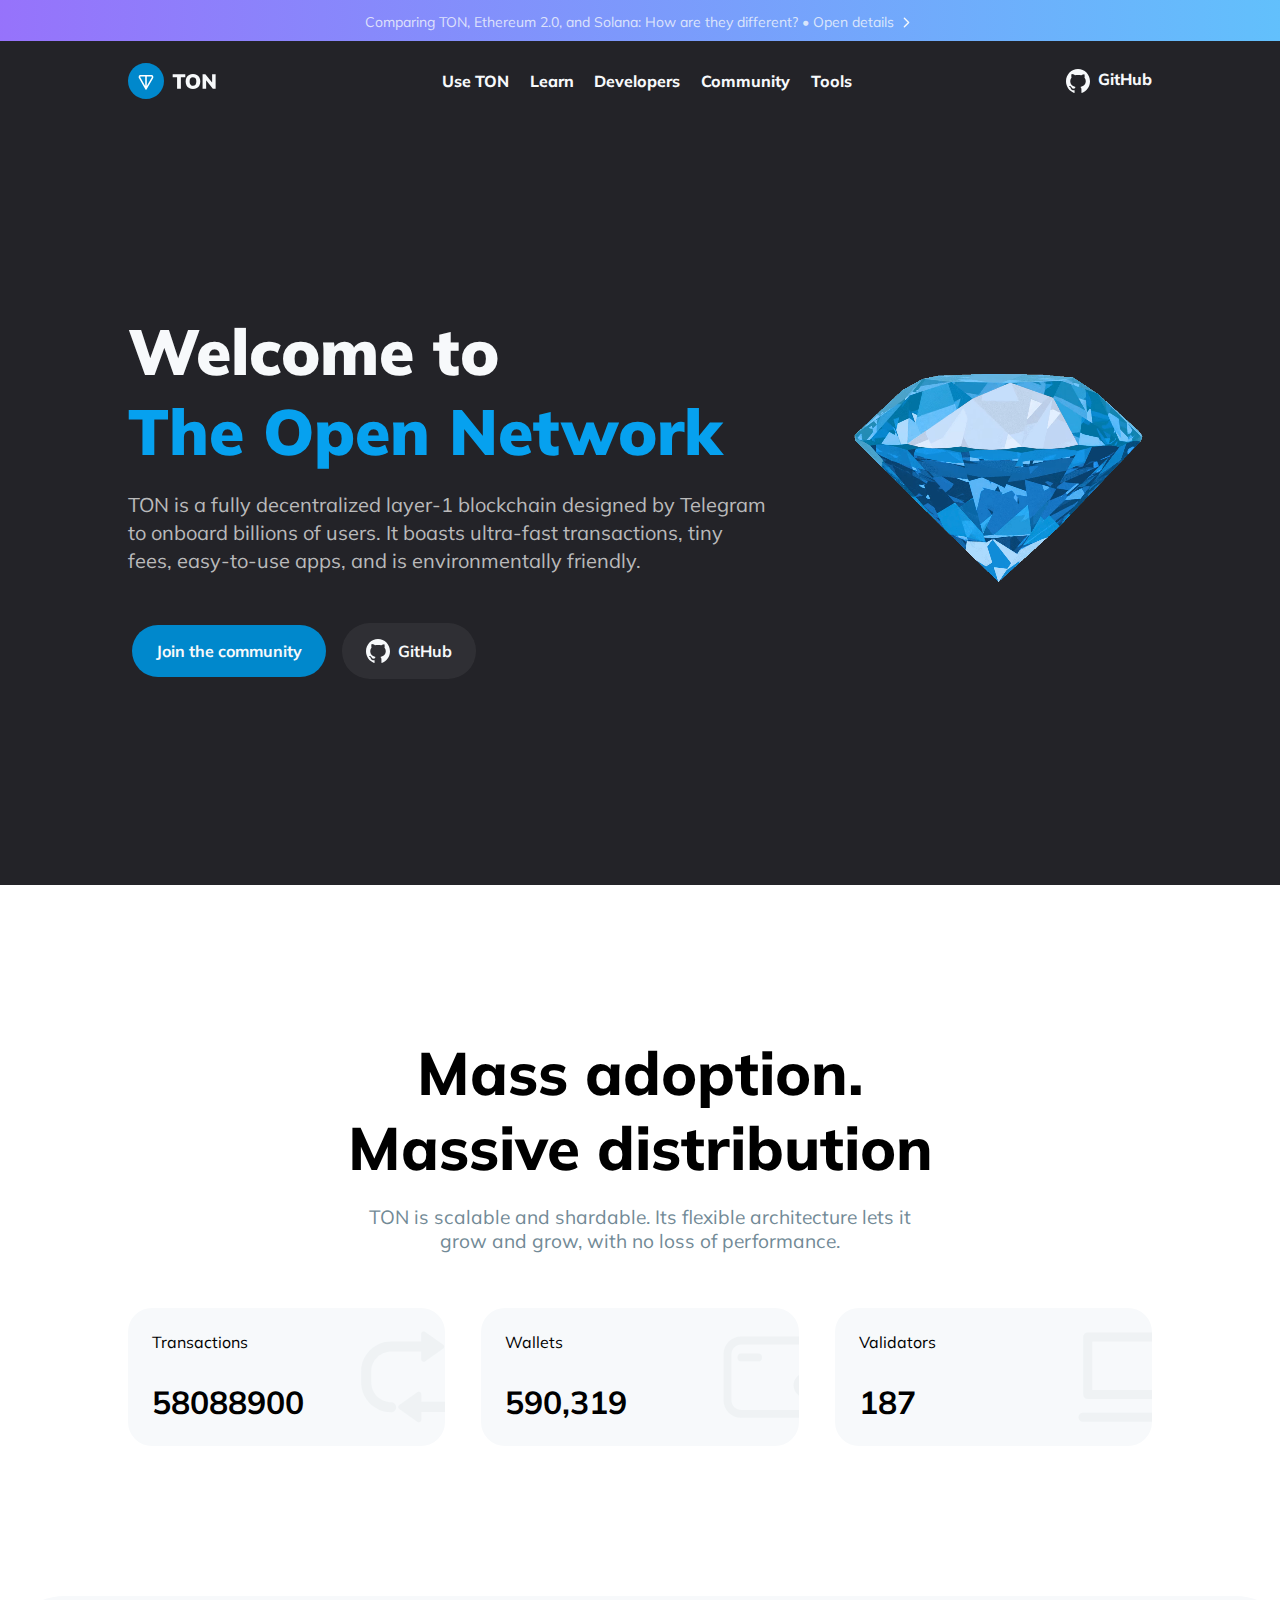
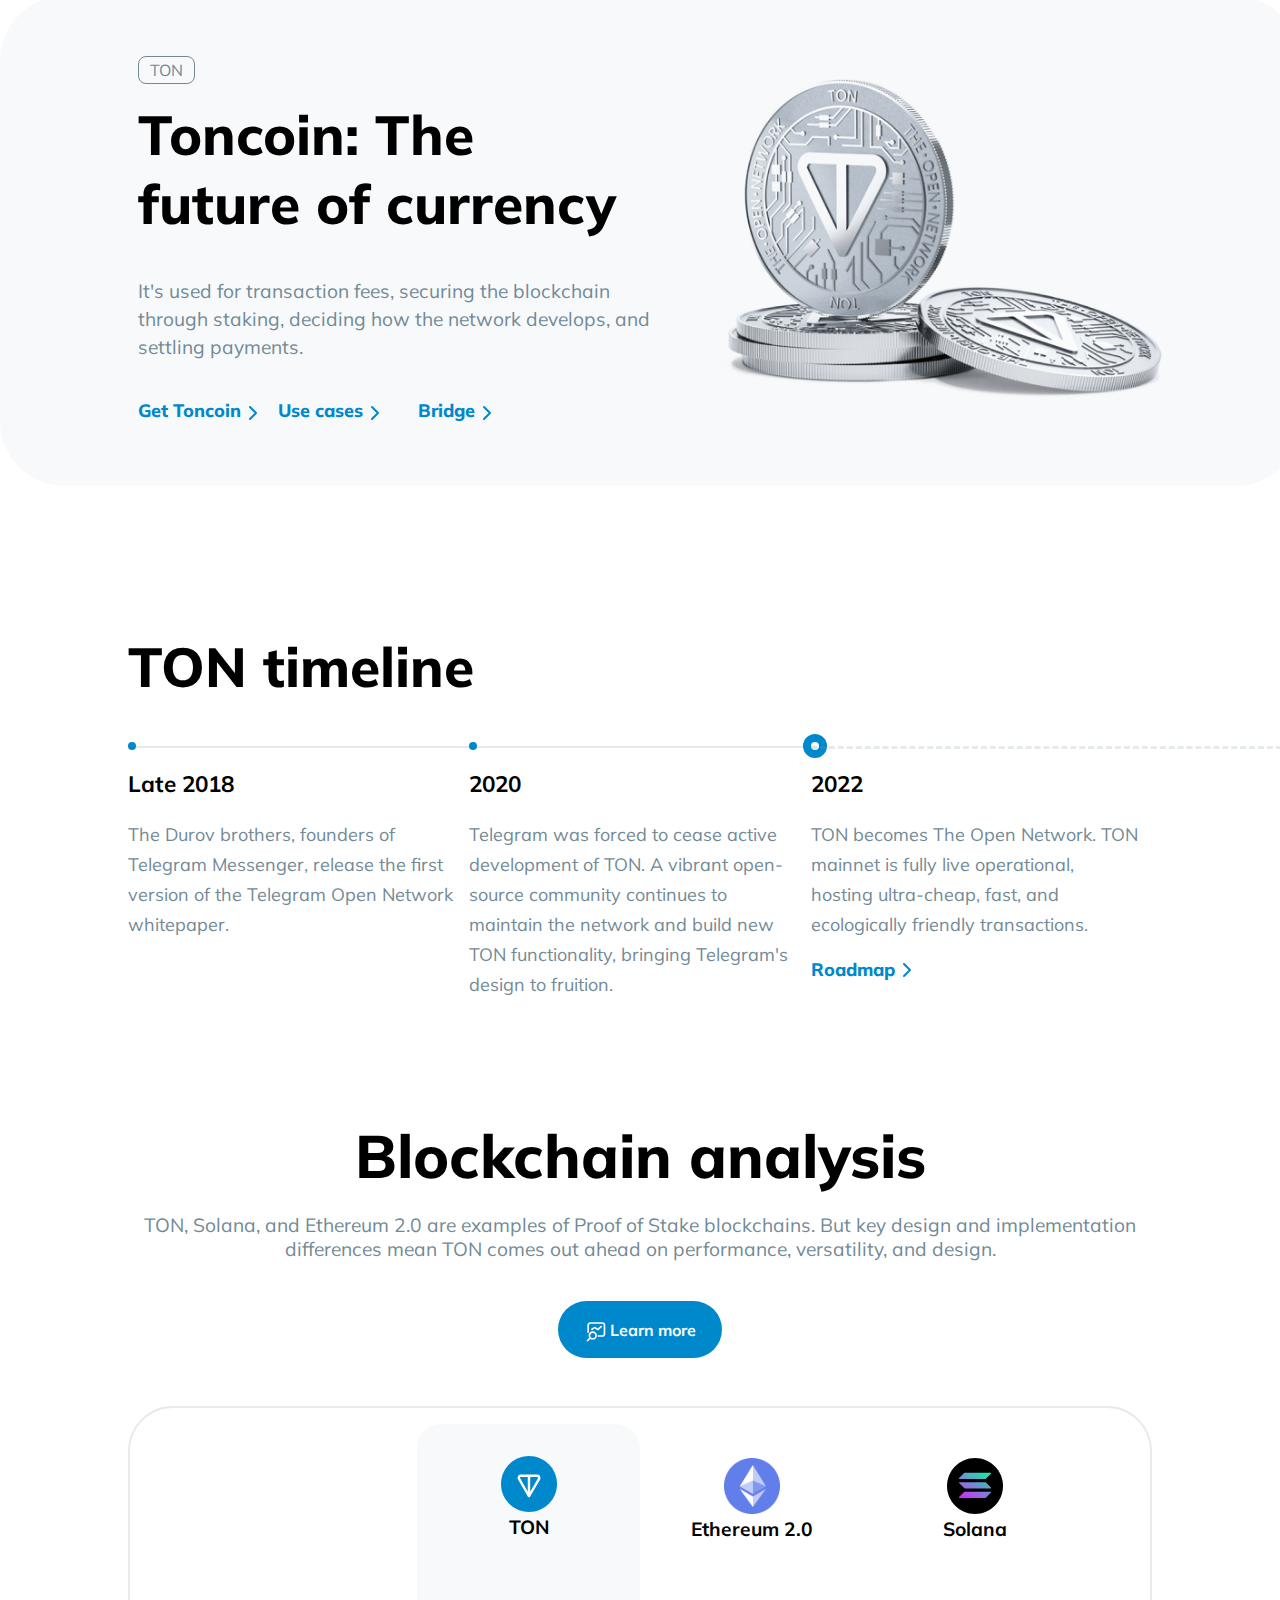
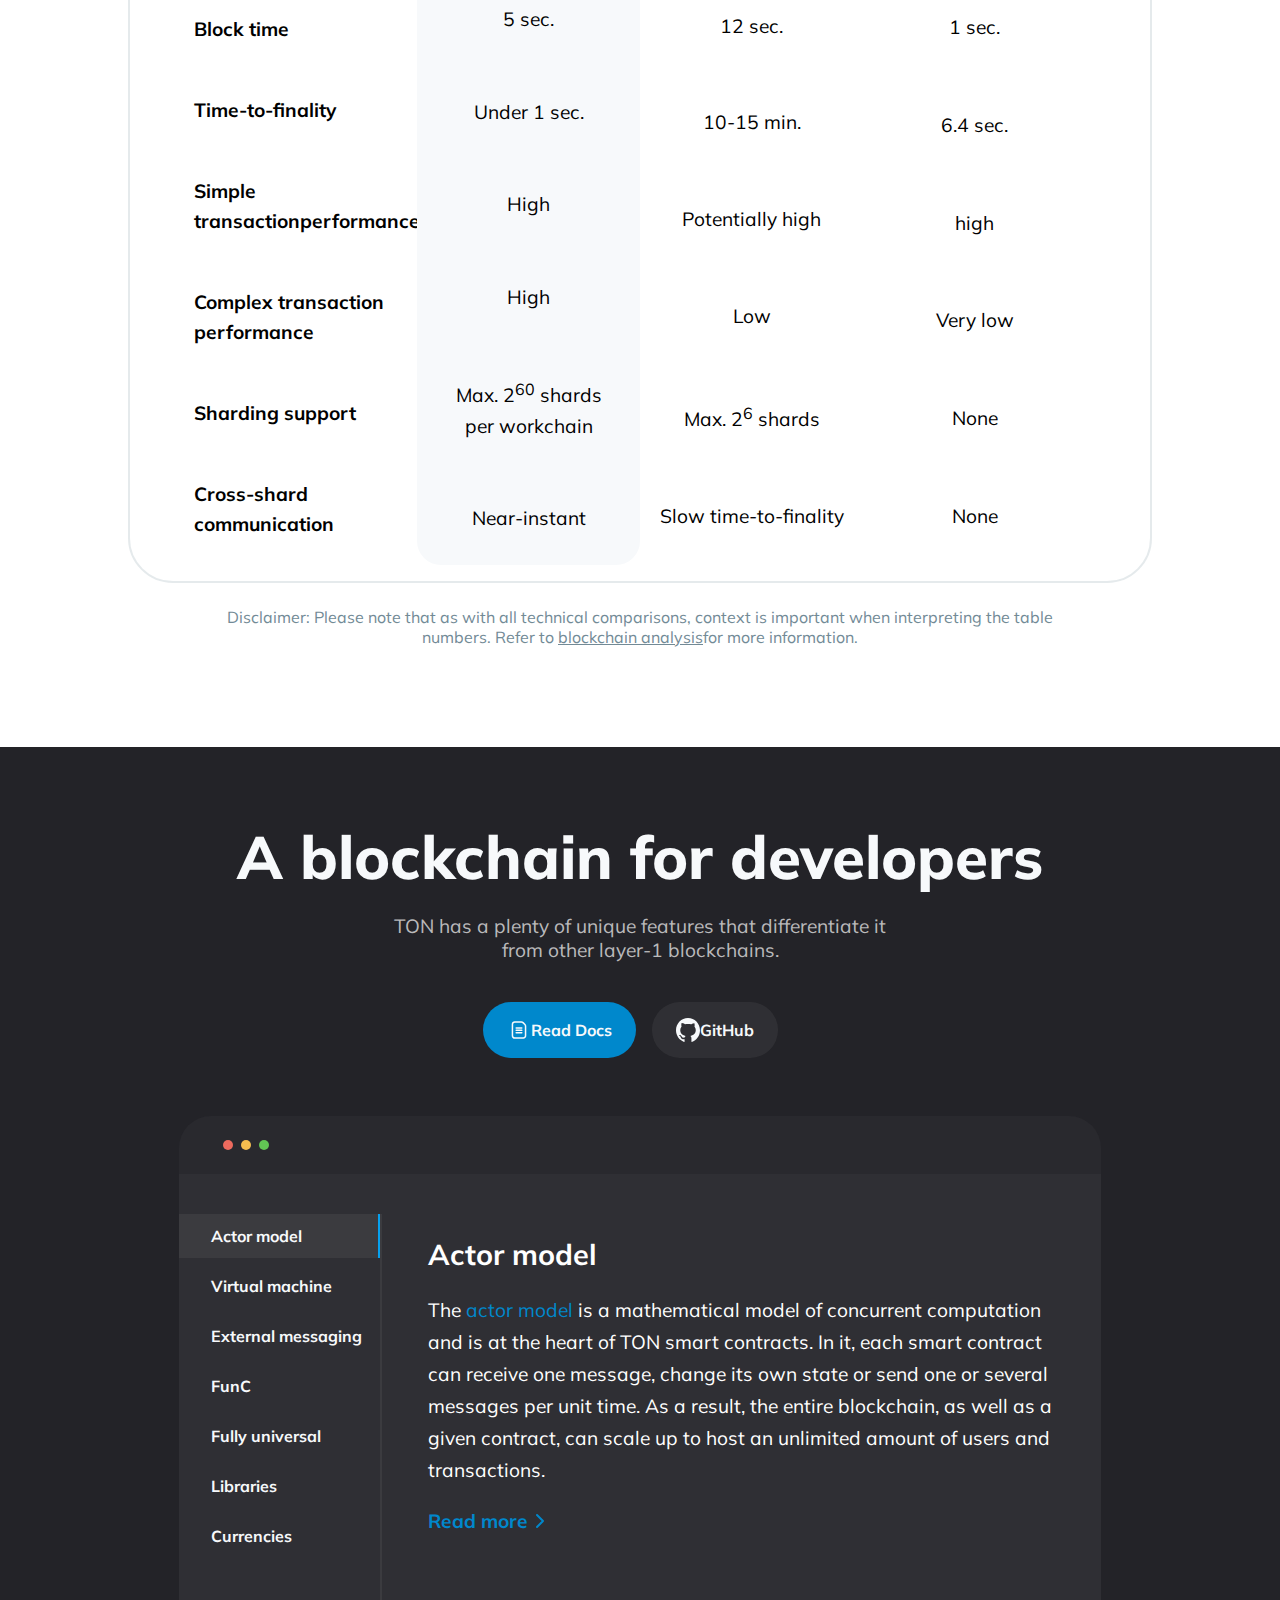
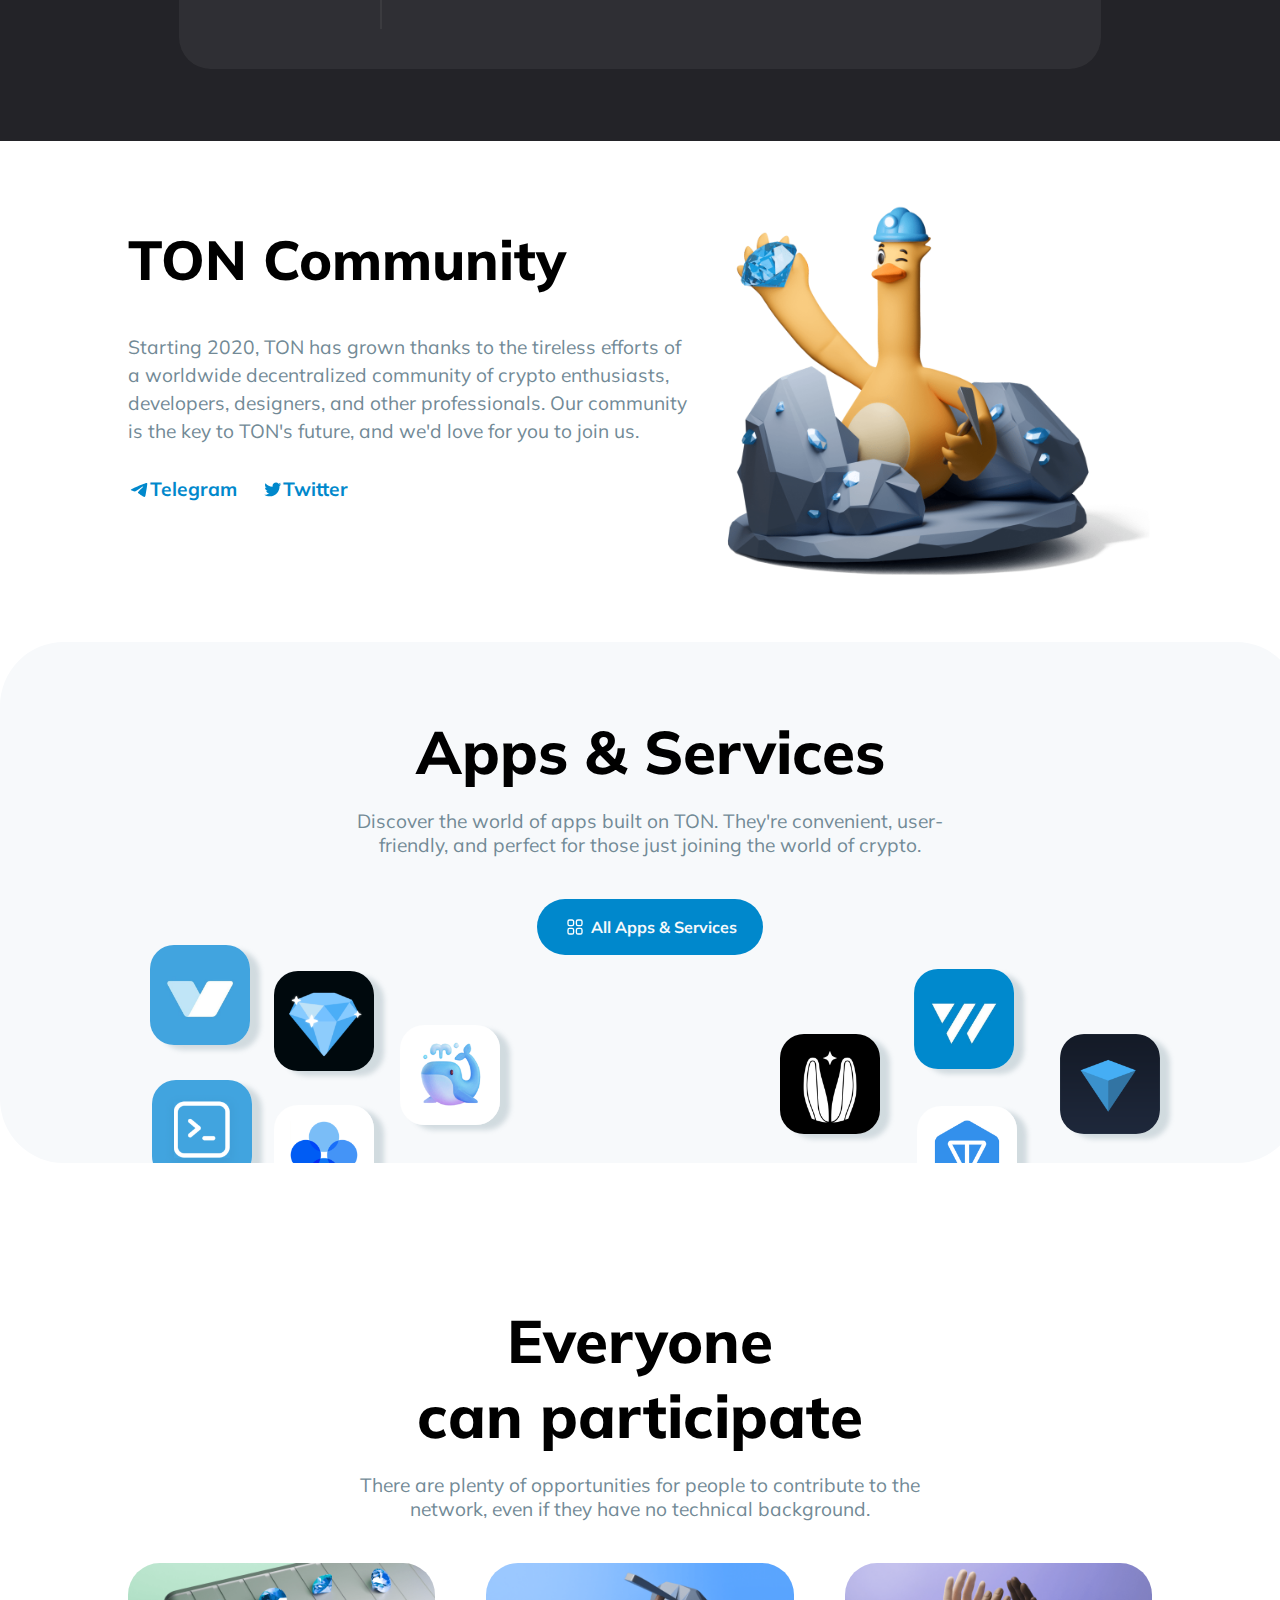
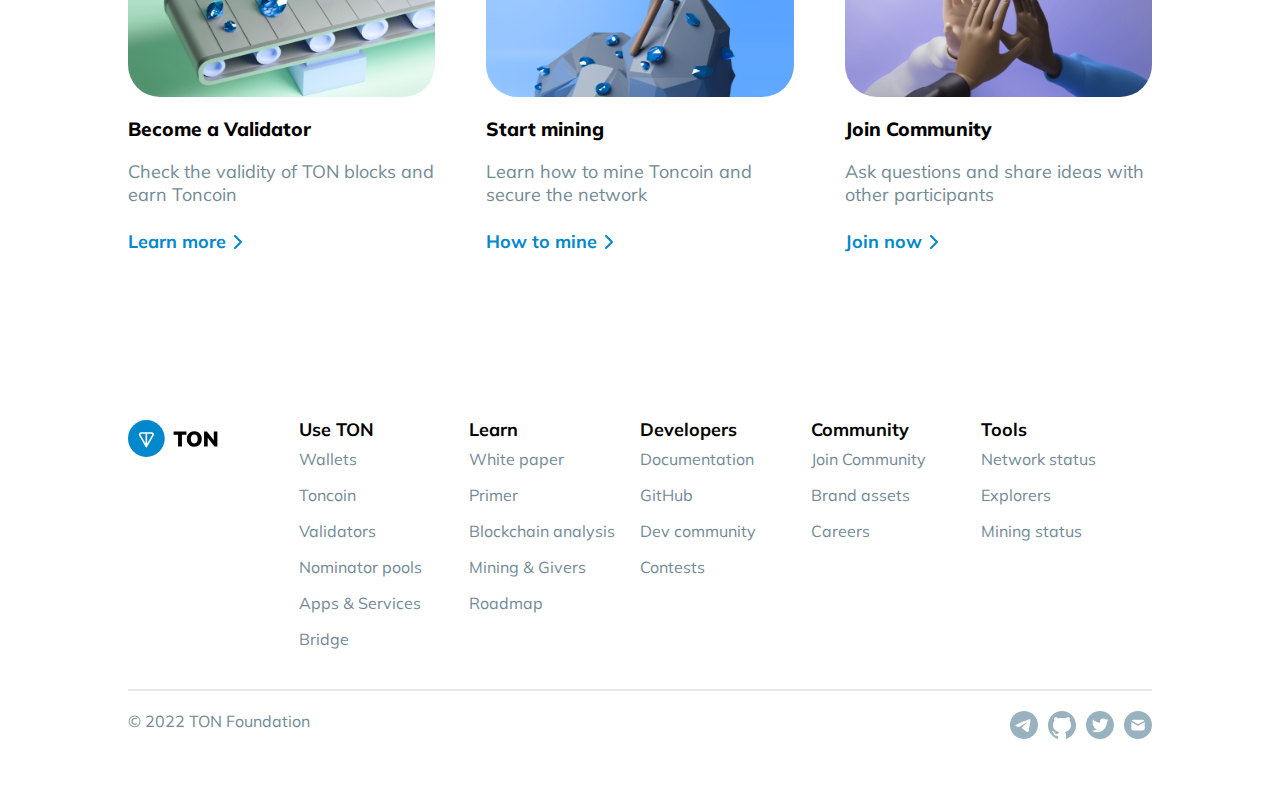
<file: index.html>
<!doctype html lang="en">
<head>
    <meta charset="UTF-8">
    <meta http-equiv="X-UA-Compatible" content="IE=edge">
    <meta name="viewport" content="width=device-width, initial-scale=1.0">
    <title>TON - The Open Network</title>
    <link href="./style.css" rel="stylesheet"/>
    <link rel="preconnect" href="https://fonts.googleapis.com">
<link rel="preconnect" href="https://fonts.gstatic.com" crossorigin>
<link href="https://fonts.googleapis.com/css2?family=Mulish:ital,wght@0,200;0,300;0,400;0,500;0,600;0,700;0,800;0,900;1,200;1,300;1,400;1,500;1,600;1,700;1,800;1,900&display=swap" rel="stylesheet">

    <link rel="icon" type="image/x-icon" href="./assets/logos/logo.svg" />
  
</head>
<body>
 
<a href="https://ton.org/analysis" class="header">Comparing TON, Ethereum 2.0, and Solana: How are they different? • Open details <img  class="chevron" src="./assets/icons/chevron-right.svg" height="17"/> </a> 

     <nav >
         <div class="container">
         <a href="#" class="logo"><img src="./assets/logos/logo-with-name.svg"></a>
         <div class="link">
             <a href="#">Use TON</a>
             <a href="#">Learn</a>
             <a href="#">Developers</a>
             <a href="#">Community</a>
             <a href="#">Tools</a>
         </div>
         <div class="source"><a href="https://github.com/ton-blockchain" target="_blank"><img class="icon" src="./assets/logos/github.svg">GitHub</a></div>
        </div>
     </nav>
     <section class="hero">
<div class="details container">
    <div class="desc">
        <h1>
     <span> Welcome to</span><span> The Open Network</span>
        </h1>
        <p>TON is a fully decentralized layer-1 blockchain designed by Telegram<br/> to onboard billions of users. It boasts ultra-fast transactions, tiny<br/> fees, easy-to-use apps, and is environmentally friendly.</p>

        <div class="button">
      <a class="join button" href="https://ton.org/community" > Join the community</a>
      <a class="git button" href="https://github.com/ton-blockchain" target="_blank"><img class="icon" src="./assets/logos/github.svg">GitHub</a>
        </div>
    </div>
    <div class="video">
        <video autoplay loop muted src="./videos/dimond_1_VP9.29bcaf8e.webm" width="100%"></video></div>
        
</div>
 </section>
 <section class="Mass-adoption container">
 
     <div class="Mass-adoption-title">
         <h2 class="masstitle">Mass adoption.<br/>
            Massive distribution</h2>
         <div class="description">TON is scalable and shardable. Its flexible architecture lets it<br/> grow and grow, with no loss of performance.</div>
         
         <div class="items">
         
               <div class="transactions"><div>
               <div class="itemtext">Transactions</div>
               <div class="itemnumbers">58088900</div>
           </div>
             <img class="transicon" src="./assets/icons/transactions.svg"/>
         </div>
            
            <div class="wallets">
            
             <div class="itemtext"> Wallets</div>
             <div  class="itemnumbers">590,319</div>
             <img class="wallicon"src="./assets/icons/wallet.svg"/>

         </div>
         <div class="validators">
            <div class="itemtext"> Validators</div>
            <div  class="itemnumbers"> 187</div>
            <img class="validicon"src="./assets/icons/validators.svg"/>

            </div>
        </div>
    </section>
     <div class="coinbox">
      <div class="toncoin container">
    <span class="TON">
        <div class="tonborder">TON</div>
       <h2 class="cointitle">Toncoin: The future of currency</h2>
        <p class="coindesc">It's used for transaction fees, securing the blockchain through staking, deciding how the network develops, and settling payments.</p>
        <div class="coinlink">
            <a href="https://ton.org/toncoin#toncoin-purchase"> Get Toncoin<img class="bluechevron" src="./assets/icons/chevron-rightblue.svg" /></a>
            <a href="https://ton.org/toncoin#toncoin-use-cases">Use cases<img  class="bluechevron" src="./assets/icons/chevron-rightblue.svg"/></a>
            <a href="https://ton.org/bridge/" target="_blank">Bridge<img class="bluechevron" src="./assets/icons/chevron-rightblue.svg"/></a>
        </div>
    </span>
    <span class="imgcoin"><img src="./assets/images/coins.a3b61944.png " width="100%"></span>
</div>
</div>
<section class="TON-timeline container">
    <div class="timeline">
        <h2 class="timeline-title">TON timeline</h2>
            <div class="timeline-items">
                <div class="yearnumber"><h3> Late 2018</h3><p class="yeardesc">The Durov brothers, founders of Telegram Messenger, release the first version of the Telegram Open Network whitepaper.</p></div>
             
                <div class="yearnumber"><h3> 2020</h3><p class="yeardesc">Telegram was forced to cease active development of TON. A vibrant open-source community continues to maintain the network and build new TON functionality, bringing Telegram's design to fruition.</p></div>
                <div class="yearnumber bigdot"><h3 class="timeline-title-2022"> 2022</h3><p class="yeardesc">TON becomes The Open Network. TON mainnet is fully live operational, hosting ultra-cheap, fast, and ecologically friendly transactions.</p> <a class="roadmap" href="https://ton.org/roadmap" >Roadmap <img  class="roadmap" src="./assets/icons/chevron-rightblue.svg"/></a></div>
               
            </div>
    </div>
    <div class="Blockchain">
        <div class="Blockchain-title">
            <h2 class="masstitle">Blockchain analysis</h2>
            <div class="blockdesc">TON, Solana, and Ethereum 2.0 are examples of Proof of Stake blockchains. But key design and implementation differences mean TON comes out ahead on performance, versatility, and design.</div>
       <a class="more button" href="https://ton.org/analysis"> <img src="./assets/icons/learn-more.svg" >Learn more</a></span> 
        </div>
       <div class="blockchin-analysis">
        <div class="column_analysis ">
            <h4>Block time</h4>
            <h4>Time-to-finality</h4>
            <h4>Simple transactionperformance</h4>
            <h4>Complex transaction performance</h4>
            <h4>Sharding support</h4>
            <h4>Cross-shard 
            <br/>communication</h4>
        </div>
        <div class="column_analysis">
            <span><img src="./assets/logos/logo.svg"></br><b> TON </b></span>
            <span>5 sec.</span>
            <span>Under 1 sec.</span>
            <span>High</span>
            <span>High</span>
            <span>Max. 2<sup>60</sup> shards<br/>per workchain</span>
            <span>Near-instant</span>
        </div>
        <div class="column_analysis">
            <span><img src="./assets/logos/ether.svg" ></br> <b>  Ethereum 2.0 </b></span>
            <span>12 sec.</span>
            <a class="column-link" href="https://ethos.dev/beacon-chain/" target="_blank">10-15 min.</a>
            <span>Potentially high</span>
            <span>Low</span><span>Max. 2<sup>6</sup> shards</span>
            <span>Slow time-to-finality</span>
        </div>
        <div class="column_analysis">
            <span><img src="./assets/logos/solana.svg"></br> <b> Solana </b></span>
            <span>1 sec.</span>
            <span>6.4 sec.</span>
            <span>high</span>
            <a class="column-link" href="https://decrypt.co/91117/solana-user-experience-not-what-it-should-be-co-founder-anatoly"> Very low</a>
            <span>None</span>
            <span>None</span>
        </div>
       </div>
       <footer class="blockchine-footer">
       Disclaimer: Please note that as with all technical comparisons, context is important when interpreting the table numbers.
        Refer to <a class="footlink" href="https://ton.org/analysis" target="_blank">blockchain analysis</a>for more information.
       </footer>
    </div>
</section>
<div class="blockchain-developers">
    <div class="blockchahindev container">
        <div>
     <h2 class="masstitle developers-title">A blockchain for developers</h2>
     <div class="blockdesc developers-desc">TON has a plenty of unique features that differentiate it from other layer-1 blockchains.</div>
    <span class="button2">
     <a class="join button" href="https://ton.org/docs/#/" target="_blank"> <img src="./assets/icons/doc.svg"> Read Docs</a>
     <a class="git button" href="https://github.com/ton-blockchain" target="_blank"><img src="./assets/logos/github.svg"> GitHub</a>
    </span>
    </div>
     <div >
         <div class="macwindow-header">
             <div class="macwindow_action red-point"></div>
             <div class="macwindow_action orange-point"></div>
             <div class="macwindow_action green-point"></div>
         </div>
         <div class="macwindow_body">
             <div class="blockchain_sidebar">
                 <a href="#" class="blockchain_sidebar_item">Actor model</a>
                 <a href="#"  class="blockchain_sidebar_item">Virtual machine</a>
                 <a href="#"  class="blockchain_sidebar_item">External messaging</a>
                 <a href="#"  class="blockchain_sidebar_item">FunC</a>
                 <a href="#" class="blockchain_sidebar_item">Fully universal</a>
                 <a href="#"  class="blockchain_sidebar_item">Libraries</a>
                 <a href="#"  class="blockchain_sidebar_item">Currencies</a>
              
             </div>
             <div class="blockchain_content">
                 <div class="body_content">
                <h2> Actor model</h2>
               <p class="body_description_style"> The <a href="#" style="color:#08c ;">actor model</a> is a mathematical model of concurrent computation and is at the heart of TON smart contracts. In it, each smart contract can receive one message, change its own state or send one or several messages per unit time. As a result, the entire blockchain, as well as a given contract, can scale up to host an unlimited amount of users and transactions.
               </p>
            </div>
            <div class="body_content">
                <h2>Virtual machine</h2>
               <p>
                The TON Virtual Machine (TVM) is a deterministic, fully-featured stack based virtual machine. TVM is used to execute smart contracts on the TON blockchain. It's simple to work with and executes and stores code efficiently.
               </p>
            </div>   
            <div class="body_content">
                <h2> External messaging</h2>
               <p>The TON blockchain and the contracts it hosts can receive external messages — from other blockchains and the web in general. This means that one can send a message to a TON smart contract without having an on-chain account, and smart contracts can process and utilize external data for on-chain operations.
               </p>
            </div>  
             <div class="body_content">
                <h2>FunC</h2>
               <p>
                Meet FunC, a domain-specific statically typed programming language for TON Virtual Machine, and in particular writing smart contracts on the TON blockchain. A standard library, stdlib.fc, will help you get started with FunC
               </p>
            </div>
             <div class="body_content">
                <h2>Fully universal</h2>
               <p>
                TON's architecture means any network account can hold a balance, as well as host code and data. In TON, even a simple wallet is a smart contract. This kind of universality allows developers to do whatever they'd like. One example - one could even write a smart contract that's able to change its own code according to certain input data or static rules.
               </p>
            </div> 
            <div class="body_content">
                <h2>Libraries</h2>
               <p>
                Tonlib, the native client library of TON, has a number of unusual features. Not only does tonlib receive data from the blockchain, but it also checks the validity of data using Merkle-proofs. In this way, TON developers can use untrusted, external endpoints in interacting with the TON blockchain while knowing that the transaction remains secure.
               </p>
            </div>
            <div class="body_content">
                <h2>Currencies</h2>
               <p>
                Out of the box, TON supports smart-contract tokens and up to 2<sup>32</sup> native «extra-currencies».
               </p>
            </div> 
               <a href="#"  class="read_more">Read more <img src="./assets/icons/chevron-rightblue.svg"></a>
            </div>
         </div>
     </div>
    </div>
</div>
<section  class="TON_Community container">
    <div class="Community">
        <div class="communitydesc">
            <h2 class="cointitle">TON Community</h2>
            <p class="coindesc">Starting 2020, TON has grown thanks to the tireless efforts of a worldwide decentralized community of crypto enthusiasts, developers, designers, and other professionals. Our community is the key to TON's future, and we'd love for you to join us.</p>
           <div class="teltwitt">
            <a  href="https://t.me/toncoin" target="_blank"><img src="./assets/icons/telegram.svg"> Telegram</a>
            <a href="https://twitter.com/ton_blockchain" target="_blank"><img src="./assets/logos/twitter.svg"> Twitter</a>
        </div>
        </div>
        <div class="imgcommunity"><img src="./assets/images/duck.40264b49.png" width="100%"></div>
    </div>
</section>
<section class="appsbox">
    <div class="Apps_Servicesi container">
     <h2 class="masstitle">Apps & Services</h2>
     <p class="appsdesc">Discover the world of apps built on TON. They're convenient, user-friendly, and perfect for those just joining the world of crypto.</p>
     <a class="more button apps" href="https://ton.app/" target="_blank"><img src="./assets/icons/apps.svg"> All Apps & Services</a>
    </div> 
    <div class="app-imgs">
      <div class="logo-container">
        <img  id="vimg" src="./assets/app-icons/app_1.1c26040b.png" >
        <img id="diamondimg"  src="./assets/app-icons/app_2.8d72c408.png" >
        <img id="wahleimg"  src="./assets/app-icons/app_3.8c8e6665.png" >
        <img id="squareimg"  src="./assets/app-icons/app_4.f4661c33.png" >
        <img  id="circlesimg" src="./assets/app-icons/app_5.c623915b.png" >
      </div>  
      <div id="app-imgs">
        <img id="rabbitimg" src="./assets/app-icons/app_6.0fae114f.png" >
        <img id="wimg" src="./assets/app-icons/app_7.c83f2653.png" >
        <img id="pyramidimg" src="./assets/app-icons/app_8.8b779dd0.png" >
        <img id="toniconimg" src="./assets/app-icons/app_9.6cc8bad3.png" >

      </div>  
    </div>
</section>
<section class="Everyone_can_participate container">
    <div>
        <h2 class="masstitle">Everyone<br/>
            can participate</h2>
        <div class="appsdesc">There are plenty of opportunities for people to contribute to the network, even if they have no technical background.</div>
    </div>

    <div  class="chanceslist">
        <a class="startmining"  href="https://ton.org/validator" >
            <div class="thumbnail" style="background-image: url(./assets/images/validator.0737c2c0.png);"></div>
            <h3 class="chanceslist-title"> Become a Validator</h3>
            <div class="chanceslist-desc">Check the validity of TON blocks and earn Toncoin</div>
            <h4 class="roadmap">Learn more<img src="./assets/icons/chevron-rightblue.svg"></h4>
        </a>
        <a class="startmining" href="https://ton.org/mining" >
            <div class="thumbnail" style="background-image: url(./assets/images/minting.df68d312.png);"></div>
            <h3 class="chanceslist-title">Start mining</h3>
            <div  class="chanceslist-desc">Learn how to mine Toncoin and secure the network</div>
            <h4 class="roadmap">How to mine<img src="./assets/icons/chevron-rightblue.svg"></h4>
        </a>
        <a class="startmining" href="https://ton.org/community"><div>
            <div class="thumbnail" style="background-image: url(./assets/images/community.481d2bbd.png);"></div>
        </div><h3 class="chanceslist-title">Join Community</h3>
        <div  class="chanceslist-desc">Ask questions and share ideas with other participants</div>
        <h4 class="roadmap">Join now <img src="./assets/icons/chevron-rightblue.svg"></h4>
    </a>
    </div>
</section>
<section class="footer2 container">
        <div class="footer_links">
            <a href="#" class="column_links">
                 <img src="./assets/logos/logo-with-name-gray.svg" width="60%">
            </a>
            <div class="column_links">
                <div class="footer-bold-text">Use TON</div>
                <a href="#" class="footer2-link">Wallets</a>
                <a href="#" class="footer2-link">Toncoin</a>
                <a href="#" class="footer2-link">Validators</a>
                <a href="#" class="footer2-link">Nominator pools</a>
                <a href="#" class="footer2-link">Apps & Services</a>
                <a href="#" class="footer2-link">Bridge</a>
            </div>
            <div class="column_links">
                <div class="footer-bold-text">Learn</div>
                <a href="#" class="footer2-link">White paper</a>
                <a href="#" class="footer2-link">Primer</a>
                <a href="#" class="footer2-link">Blockchain analysis</a>
                <a href="#" class="footer2-link">Mining & Givers</a>
                <a href="#" class="footer2-link">Roadmap</a>
            </div>
            <div class="column_links">
                <div class="footer-bold-text">Developers</div>
                <a href="#" class="footer2-link">Documentation</a>
                <a href="#" class="footer2-link">GitHub</a>
                <a href="#" class="footer2-link">Dev community</a>
                <a href="#" class="footer2-link">Contests</a>
            </div>
            <div class="column_links">
                <div class="footer-bold-text">Community</div>
                <a href="#" class="footer2-link">Join Community</a>
                <a href="#" class="footer2-link">Brand assets</a>
                <a href="#" class="footer2-link">Careers</a>
            </div>
            <div class="column_links">
                <div class="footer-bold-text">Tools</div>
                <a href="#" class="footer2-link">Network status</a>
                <a href="#" class="footer2-link">Explorers</a>
                <a href="#" class="footer2-link">Mining status</a>
            </div>
        </div>
        <div class="footer_icons">
            <div class="footer_coprigts_year">© 2022 TON Foundation</div>
            <div class="network">
                <a href="#" class="network_icon"><img src="./assets/logos/telegram.gray.svg"></a>
                <a href="#" class="network_icon"><img src="./assets/logos/github-gray.svg"></a>
                <a href="#" class="network_icon"><img src="./assets/logos/twitter.gray.svg"></a>
                <a href="#" class="network_icon"><img src="./assets/logos/mail.gray.svg"></a>
            </div>
            
        </div>
</section>
<script src="./webapi.js"></script>
</body>
</html>
</file>
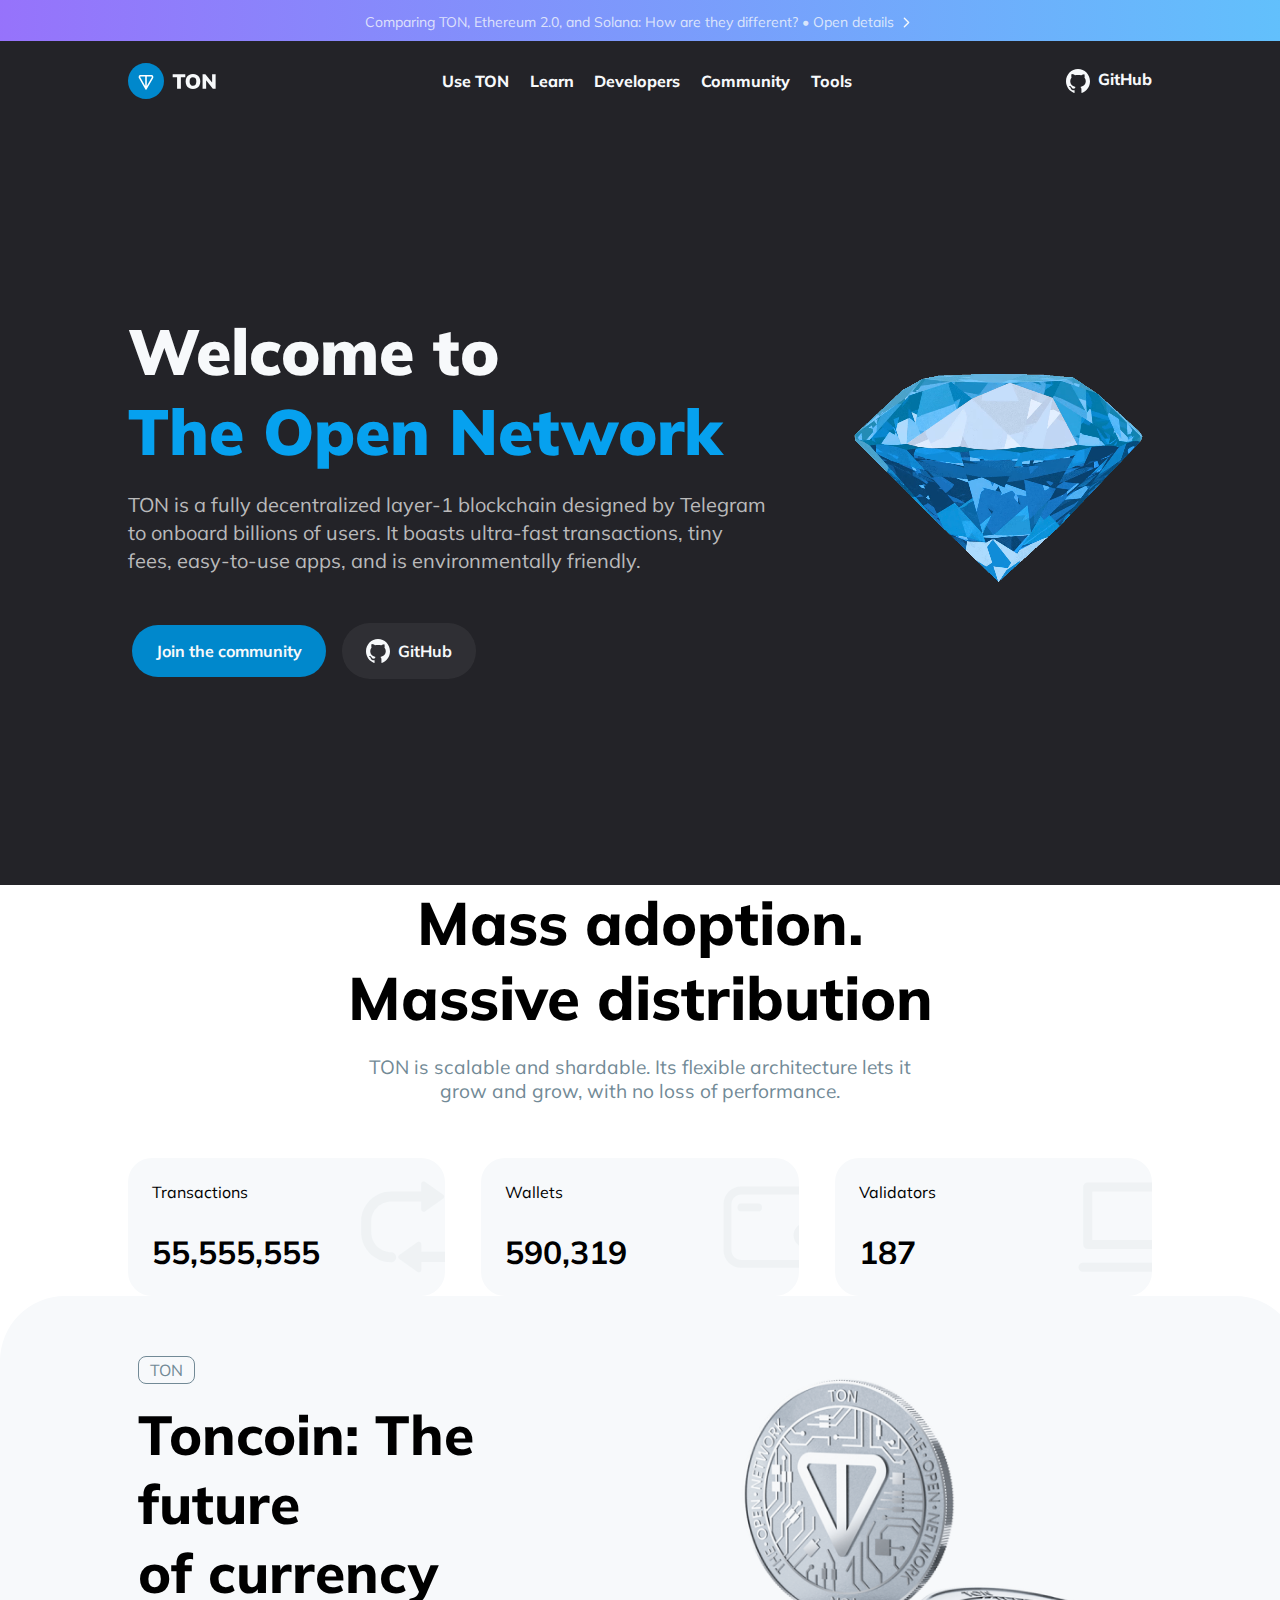
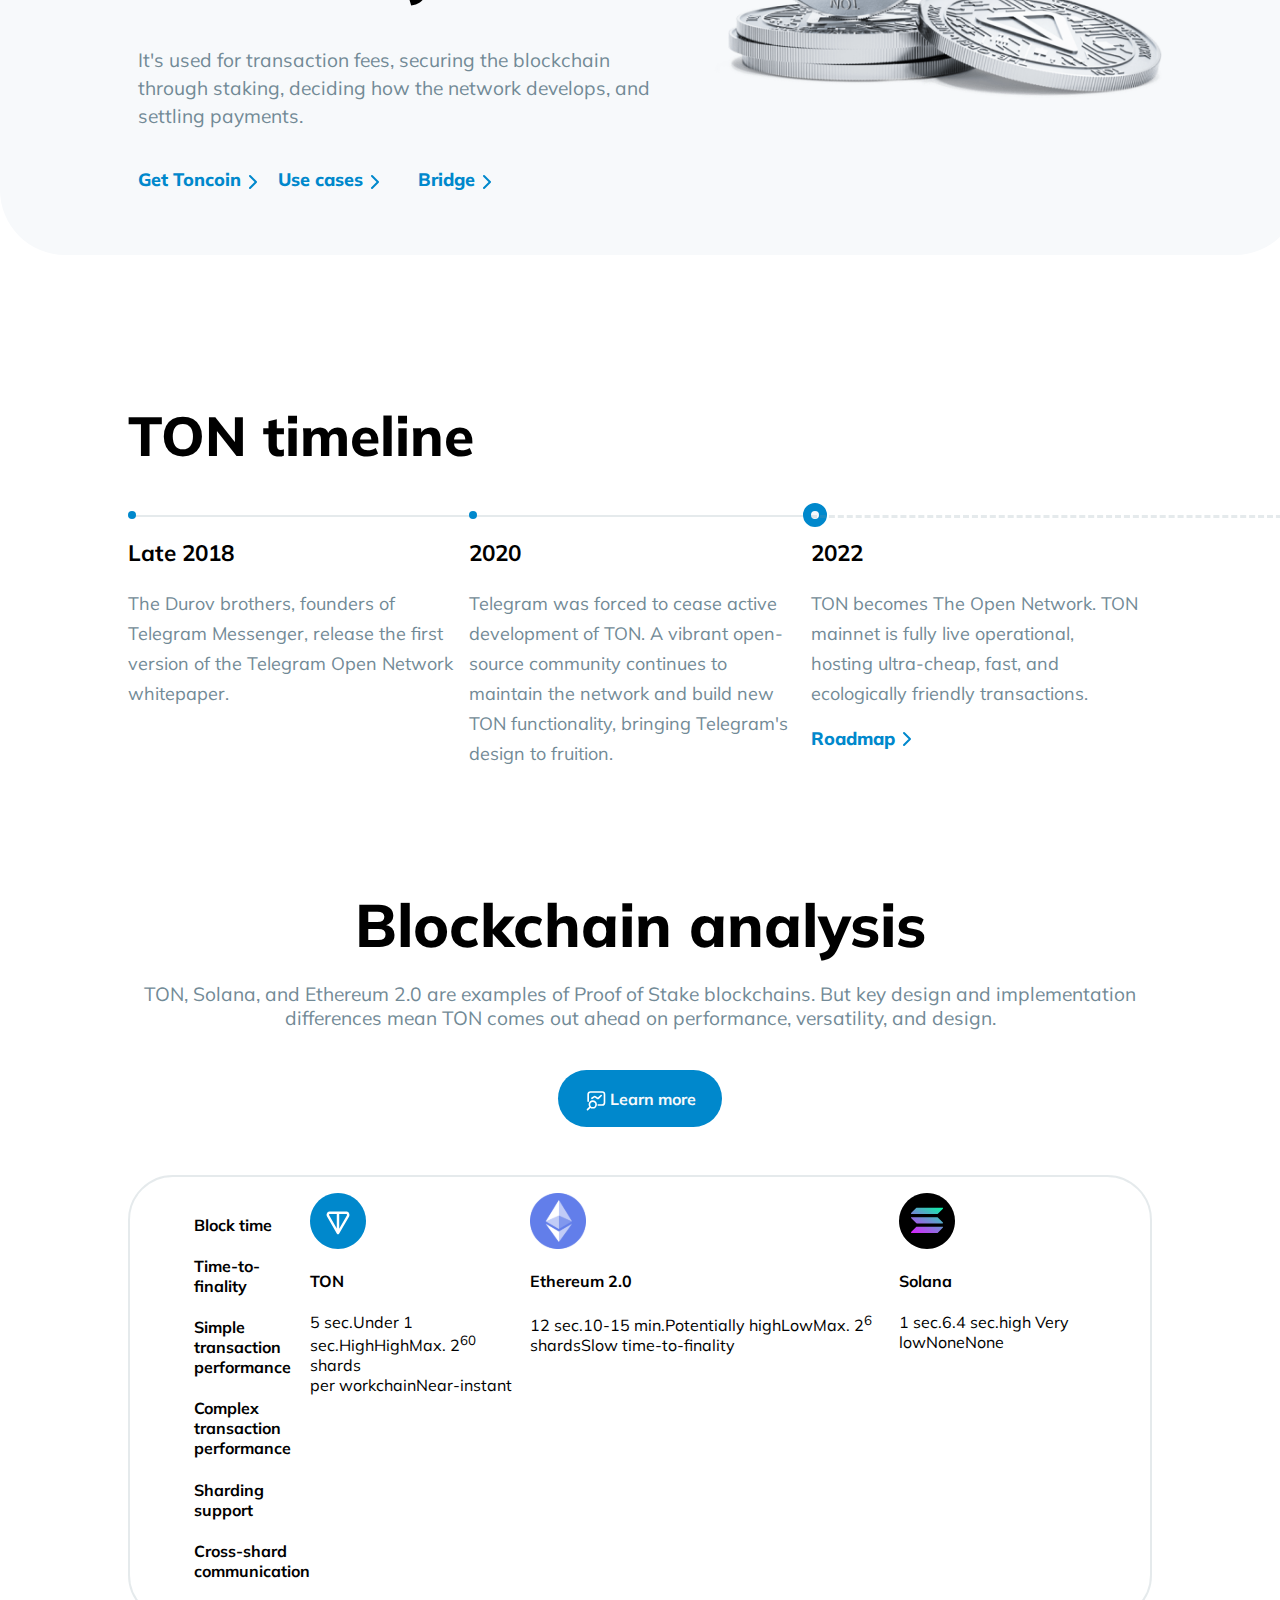
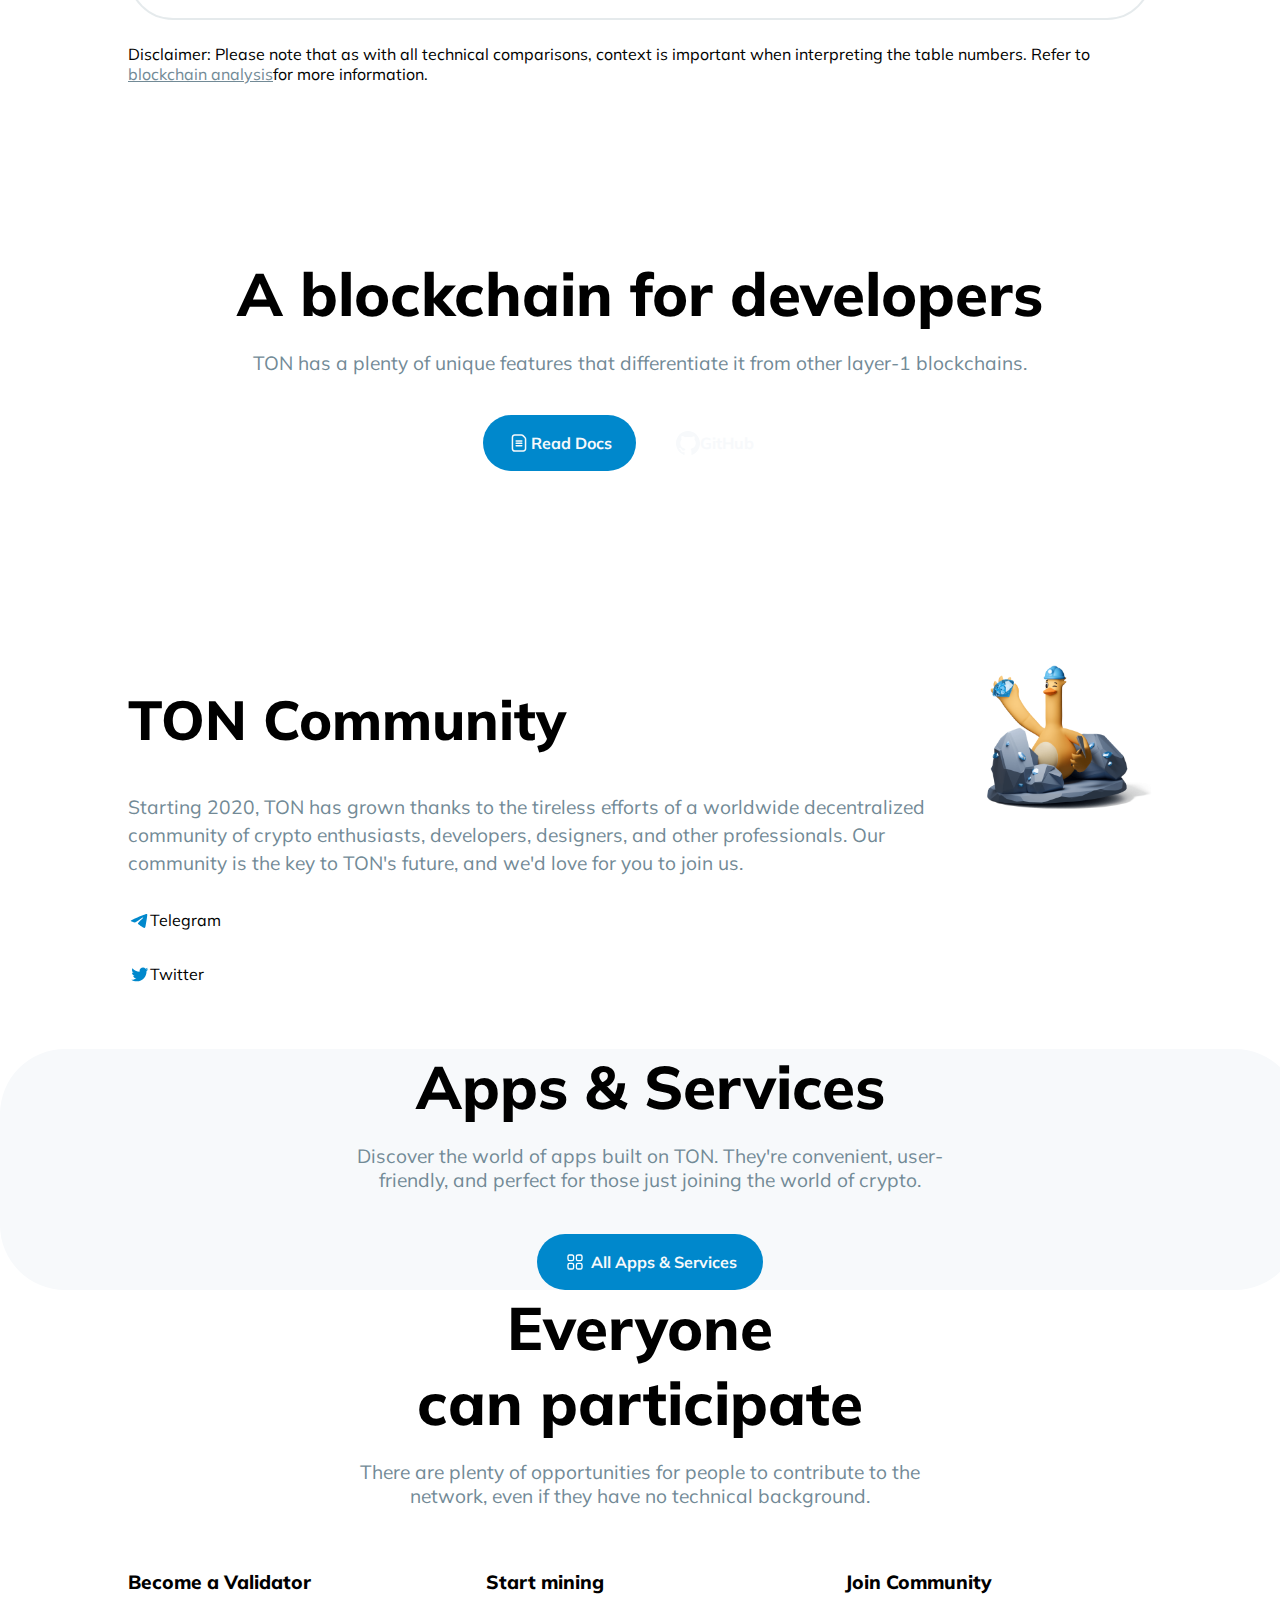
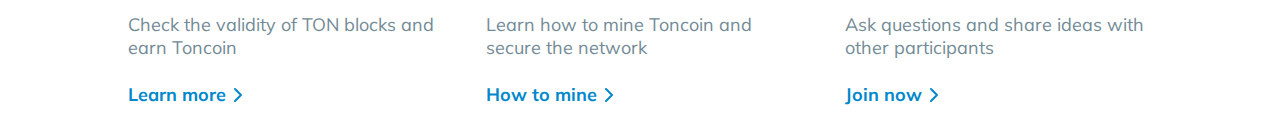
<file: project.html>
<html lang="en">
<head>
    <meta charset="UTF-8">
    <meta http-equiv="X-UA-Compatible" content="IE=edge">
    <meta name="viewport" content="width=device-width, initial-scale=1.0">
    <title>TON - The Open Network</title>
    <link href="./style.css" rel="stylesheet"/>
    <link rel="preconnect" href="https://fonts.googleapis.com">
<link rel="preconnect" href="https://fonts.gstatic.com" crossorigin>
<link href="https://fonts.googleapis.com/css2?family=Mulish:ital,wght@0,200;0,300;0,400;0,500;0,600;0,700;0,800;0,900;1,200;1,300;1,400;1,500;1,600;1,700;1,800;1,900&display=swap" rel="stylesheet">
    
    <link rel="icon" type="image/x-icon" href="./assets/logos/logo.svg" />
</head>
<body>
 
<a href="https://ton.org/analysis" class="header">Comparing TON, Ethereum 2.0, and Solana: How are they different? • Open details <img  class="chevron" src="./assets/icons/chevron-right.svg" height="17"/> </a> 

     <nav >
         <div class="container">
         <a href="#" class="logo"><img src="./assets/logos/logo-with-name.svg"></a>
         <div class="link">
             <div>Use TON</div>
             <div>Learn</div>
             <div>Developers</div>
             <div>Community</div>
             <div>Tools</div>
         </div>
         <div class="source"><a href="https://github.com/ton-blockchain" target="_blank"><img class="icon" src="./assets/logos/github.svg">GitHub</a></div>
        </div>
     </nav>
     <section class="hero">
<div class="details container">
    <div class="desc">
        <h1>
     <span> Welcome to</span><span> The Open Network</span>
        </h1>
        <p>TON is a fully decentralized layer-1 blockchain designed by Telegram<br/> to onboard billions of users. It boasts ultra-fast transactions, tiny<br/> fees, easy-to-use apps, and is environmentally friendly.</p>

        <div class="button">
      <a class="join button" href="https://ton.org/community" > Join the community</a>
      <a class="git button" href="https://github.com/ton-blockchain" target="_blank"><img class="icon" src="./assets/logos/github.svg">GitHub</a>
        </div>
    </div>
    <div class="video">
        <video autoplay loop muted src="./videos/dimond_1_VP9.29bcaf8e.webm" width="100%"></video></div>
</div>
 </section>
 <section class="main container">
 
     <div class="maintitle">
         <h2 class="masstitle">Mass adoption.<br/>
            Massive distribution</h2>
         <div class="description">TON is scalable and shardable. Its flexible architecture lets it<br/> grow and grow, with no loss of performance.</div>
         
         <div class="items">
         
            <div class="transactions">
              <div>
             <div class="itemtext">Transactions</div>
             <div class="itemnumbers">55,555,555</div>
            </div>
             <img class="transicon" src="./assets/icons/transactions.svg"/>
         </div>
            
            <div class="wallets">
            
             <div class="itemtext"> Wallets</div>
             <div  class="itemnumbers">590,319</div>
             <img class="wallicon"src="./assets/icons/wallet.svg"/>

         </div>
         <div class="validators">
            <div class="itemtext"> Validators</div>
            <div  class="itemnumbers"> 187</div>
            <img class="validicon"src="./assets/icons/validators.svg"/>

            </div>
        </div>
    </section>
     <div class="coinbox">
      <div class="toncoin container">
    <span class="TON">
        <div class="tonborder">TON</div>
       <h2 class="cointitle">Toncoin: The future<br/> of currency</h2>
        <p class="coindesc">It's used for transaction fees, securing the blockchain through staking, deciding how the network develops, and settling payments.</p>
        <div class="coinlink">
            <a href="https://ton.org/toncoin#toncoin-purchase"> Get Toncoin<img class="bluechevron" src="./assets/icons/chevron-rightblue.svg" /></a>
            <a href="https://ton.org/toncoin#toncoin-use-cases">Use cases<img  class="bluechevron" src="./assets/icons/chevron-rightblue.svg"/></a>
            <a href="https://ton.org/bridge/" target="_blank">Bridge<img class="bluechevron" src="./assets/icons/chevron-rightblue.svg"/></a>
        </div>
    </span>
    <span class="imgcoin"><img src="./assets/images/coins.a3b61944.png " width="100%"></span>
</div>
</div>
<section class="s2-main container">
    <div class="timeline">
        <h2 class="timeline-title">TON timeline</h2>
            <div class="timeline-items">
                <div class="yearnumber"><h3> Late 2018</h3><p class="yeardesc">The Durov brothers, founders of Telegram Messenger, release the first version of the Telegram Open Network whitepaper.</p></div>
             
                <div class="yearnumber"><h3> 2020</h3><p class="yeardesc">Telegram was forced to cease active development of TON. A vibrant open-source community continues to maintain the network and build new TON functionality, bringing Telegram's design to fruition.</p></div>
                <div class="yearnumber bigdot"><h3> 2022</h3><p class="yeardesc">TON becomes The Open Network. TON mainnet is fully live operational, hosting ultra-cheap, fast, and ecologically friendly transactions.</p> <a class="roadmap" href="https://ton.org/roadmap" >Roadmap <img  class="roadmap" src="./assets/icons/chevron-rightblue.svg"/></a></div>
               
            </div>
    </div>
    <div class="Blockchain">
        <div class="Blockchain-title">
            <h2 class="masstitle">Blockchain analysis</h2>
            <div class="blockdesc">TON, Solana, and Ethereum 2.0 are examples of Proof of Stake blockchains. But key design and implementation differences mean TON comes out ahead on performance, versatility, and design.</div>
       <a class="more button" href="https://ton.org/analysis"> <img src="./assets/icons/learn-more.svg" >Learn more</a></span> 
        </div>
       <div class="blockchin-analysis">
        <div class="column1 analysis "><h4>Block time</h4><h4>Time-to-finality</h4><h4>Simple transaction<br/>performance</h4><h4>Complex transaction<br/>performance</h4><h4>Sharding support</h4><h4>Cross-shard 
            <br/>communication</h4></div>
        <div class="column2 analysis"><img src="./assets/logos/logo.svg"><h4> TON</h4><span>5 sec.</span><span>Under 1 sec.</span><span>High</span><span>High</span><span>Max. 2<sup>60</sup> shards<br/>per workchain</span><span>Near-instant</span></div>
        <div class="column3 analysis"><img src="./assets/logos/ether.svg" > <h4> Ethereum 2.0</h4><span>12 sec.</span><a class="collink" href="https://ethos.dev/beacon-chain/" target="_blank">10-15 min.</a><span>Potentially high</span><span>Low</span><span>Max. 2<sup>6</sup> shards</span><span>Slow time-to-finality</span></div>
        <div class="column4 analysis"><img src="./assets/logos/solana.svg"> <h4>Solana</h4><span>1 sec.</span><span>6.4 sec.</span><span>high</span><a class="collink" href="https://decrypt.co/91117/solana-user-experience-not-what-it-should-be-co-founder-anatoly"> Very low</a><span>None</span><span>None</span></div>
       </div>
       <footer class="blockchine-footr">  
        Disclaimer: Please note that as with all technical comparisons, context is important when interpreting the table numbers.
        Refer to <a class="footlink" href="https://ton.org/analysis" target="_blank">blockchain analysis</a>for more information.
       </footer>
    </div>
</section>
<div class="developers">
    <div class="blockchahindev container">
        <div>
     <h2 class="masstitle devtitle">A blockchain for developers</h2>
     <div class="blockdesc devdesc">TON has a plenty of unique features that differentiate it from other layer-1 blockchains.</div>
    <span class="button2">
     <a class="join button" href="https://ton.org/docs/#/" target="_blank"> <img src="./assets/icons/doc.svg"> Read Docs</a>
     <a class="git button" href="https://github.com/ton-blockchain" target="_blank"><img src="./assets/logos/github.svg"> GitHub</a>
    </span>
    </div>
     <div></div>
    </div>
</div>
<section  class="s3-main container">
    <div class="Community">
        <div class="desccommunity">
            <h2 class="cointitle">TON Community</h2>
            <p class="coindesc">Starting 2020, TON has grown thanks to the tireless efforts of a worldwide decentralized community of crypto enthusiasts, developers, designers, and other professionals. Our community is the key to TON's future, and we'd love for you to join us.</p>
            <a class="teltwitt" href="https://t.me/toncoin" target="_blank"><img src="./assets/icons/telegram.svg"> Telegram</a>
            <a class="teltwitt" href="https://twitter.com/ton_blockchain" target="_blank"><img src="./assets/logos/twitter.svg"> Twitter</a>
        </div>
        <div class="imgcommunity"><img src="./assets/images/duck.40264b49.png" width="100%"></div>
    </div>
</section>
<section class=" coinbox">
    <div class="s4-main container">
     <h2 class="masstitle">Apps & Services</h2>
     <p class="appsdesc">Discover the world of apps built on TON. They're convenient, user-friendly, and perfect for those just joining the world of crypto.</p>
     <a class="more button apps" href="https://ton.app/" target="_blank"><img src="./assets/icons/apps.svg"> All Apps & Services</a>
    </div>
</section>
<section class="s5 container">
    <div>
        <h2 class="masstitle">Everyone<br/>
            can participate</h2>
        <div class="appsdesc">There are plenty of opportunities for people to contribute to the network, even if they have no technical background.</div>
    </div>
    <div  class="chanceslist">
        <a class="startmining"  href="https://ton.org/validator" ><!--<img class="chanceslist-img" src="./assets/images/validator.0737c2c0.png" width="330" height="150">--><h3 class="chanceslist-title"> Become a Validator</h3><div class="chanceslist-desc">Check the validity of TON blocks and earn Toncoin</div><h4  class="roadmap">Learn more<img src="./assets/icons/chevron-rightblue.svg"></h4></a>
        <a class="startmining" href="https://ton.org/mining" ><div><!--<img src="./assets/images/minting.df68d312.png" width="330" height="150">--></div><h3 class="chanceslist-title">Start mining</h3><div  class="chanceslist-desc">Learn how to mine Toncoin and secure the network</div> <h4  class="roadmap">How to mine<img src="./assets/icons/chevron-rightblue.svg"></h4></a>
        <a class="startmining" href="https://ton.org/community"><div><!--<img src="./assets/images/community.481d2bbd.png"  width="330" height="150">--></div><h3 class="chanceslist-title">Join Community</h3><div  class="chanceslist-desc">Ask questions and share ideas with other participants</div><h4 class="roadmap">Join now <img src="./assets/icons/chevron-rightblue.svg"></h4></a>
    </div>
</section>
</body>
</html>
</file>
<file: style.css>
@import "./theme.css";

   *, *::before, *::after{
       box-sizing: border-box
   }
   a{
       text-decoration: none;
       transition: all 0.2s ease-in-out;
       color: inherit;
   }
   body{
        margin: 0;
        font-family: 'Mulish', sans-serif;
     
    }
        
        .container{
            width: 100%;
            max-width:var( --max-width);
            margin: auto;
          
        }
       /*header*/
        .header{
            display: block;
            background:linear-gradient(90deg,#9a6dfb -7.22%,#5dc7fc 109.17%);
            color:var(--background_light_main);
            text-align: center;
            padding:10px;
            font-size: 14px;
        }
        .chevron{
         position: relative;
         top: 4px;
        }
        .header:hover{
            color:var( --button_light_secondary) ;
        }
/*navigation bar*/

nav .container{
    display: flex;
    justify-content: space-between; 
    align-items: center;
}

nav{

    padding:20px 0;
    font-weight: 760;
    position: sticky;
    top: 0;
    background-color: var(--background_dark_main);
    backdrop-filter:blur(4px) ;
    color: var(--background_light_main);
    z-index: 1;
}
.link{
    display: flex;
    justify-content: space-between;
    width: 40%;
}

.link a:hover{
    color: var(--text_dark_secondary);
}
.source a{

    display: inline-flex;
}
.source a:hover{
    color: var(--text_dark_secondary);
   }
      
/*welcome & video*/

.hero{
    background-color: rgb(35, 35, 40);
    color: var(--background_light_main);
}

 .icon{
     width: 32px;
     padding-right: 8px;
 }

 
   
.details{
    display: flex;
    padding:190px 0;
}
 .details .desc{
     width: 70%;
     padding-right: 32px;
 }
.details .desc h1{
     font-size: 64px;
     margin: 0;
     font-weight:1000;
 }
 h1 span{
     display: block;
 }
 h1 span:last-child{
     color:#06a1ef;
 }
 .details .video{
     width: 30%;
 }
 
 
 .details p{
     color: #ffffffb3;
     margin-bottom: 32px;
    font-size: 20px; 
    line-height: 28px;
 }
 .button{
    padding: 16px 24px;
    border-radius: 45px;
    color:var(--background_light_main);
    font-weight: bold;
    display: inline-flex;
    align-items: center;

 }

 .join{
     background-color:var(--button_dark_primary);
 margin-left: -20px;

 }
 .git{
background-color: var(--button_dark_secondary);
margin-left: 16px;
 }
 .join:hover{
     background-color:var( --button_dark_primary_hover) ;
 }
 .join:focus{
     background-color: var( --button_dark_primary_pressed);
 }
 .git:hover{
     background-color:var( --button_dark_secondary_hover) ;
 }
 .git:focus{
     background-color:var(  --button_dark_secondary_pressed) ;
 }
 
@media screen and (max-width: 1100px) {
    .details{
      flex-direction: column;
      align-items: center;
    }
  }

/*mass adoption*/

.Mass-adoption.container{
    padding: 150px 0px;
}
.masstitle{
    display: block;
    text-align: center;
    font-size: 60px;
    font-weight: 800;
    margin: 0;
    padding-bottom: 20px;
}
div.description{
  text-align: center;
    color:var(  --text_light_secondary) ;
    padding-bottom:55px ;
  margin: 0 45%px;
  font-size: larger;
}
div.items{
    width: 100%;
    display: flex;
    justify-content: space-between;
    align-items: center;
   
}
.transactions{
 overflow: hidden;
 position: relative;
 width: 31%;
 background-color:var(  --background_light_main);
 border-radius: 24px;
 padding: 24px;

}

.wallets{
    overflow: hidden;
    position: relative;
       width: 31%;
       background-color:var(  --background_light_main);
      border-radius: 24px;
      padding: 24px;
}
.validators{
    overflow: hidden;
    position: relative;
       width: 31%;
       background-color:var(  --background_light_main);
      border-radius: 24px;
      padding: 24px;
}
.transicon{
  
  position: absolute;
  top: 50%;
  right:24px;
  transform: translate(50%, -50%);
  

    }
.wallicon{

    position: absolute;
    top: 50%;
    right:24px;
    transform: translate(50%, -50%);
}
.validicon{
    position: absolute;
    top: 50%;
    right:24px;
    transform: translate(50%, -50%);
}
/*ton coin*/

.coinbox{
    width:1300px;
    background-color:var(  --background_light_main);
    margin: auto;
    border-radius: 65px;

}
.toncoin{
    display: flex;
    padding: 64px 0px;
}
.TON{
    width: 50%;
}
.imgcoin{
    width: 50%;
    align-items: center;
    justify-content: center;
}
.cointitle{
    display: block;
    text-align:start;
    font-size: 55px;
    font-weight: 800;
    margin: 20px 0px 0px;
    padding-bottom: 20px;

}
.tonborder{
    display: inline;
    border: 1px solid  #728a96;
    color: var(  --text_light_secondary);
    padding:3px 11px;
    border-radius:8px;
   
}
.coindesc{
    color:var(  --text_light_secondary) ;
    font-size:larger;
    line-height:28px;
}
.coinlink {
    display: flex;
    align-items: center;
    margin-top: 32px;
}

.coinlink a{
    color: var( --icon_light_primary);
    font-size:large;
  font-weight: 800;
  width: 140px;
}

.bluechevron{
  position: relative;
  top:8px;
}

.itemtext{
   padding-bottom: 30px;
   font-weight:normal;
}
.itemnumbers{
    font-size: xx-large;
    font-weight: bold;
} 

/*timeline*/

.timeline{
    padding: 100px 0px;
}
.Blockchain{
    padding-bottom: 100px;
}
.timeline-title{
    display: block;
    font-size: 55px;
    font-weight: 800;
}
.timeline-items{
    width: 100%;
    display: flex;
    justify-content: space-between;
    position: relative;
}

.timeline-items::before{
    display: block;
    width: 66.66%;
    height: 2px;
    background-color:  var(  --separator_light);
    position: absolute;
    top: 0;
    left: 0;
    content: "";
}
.timeline-items::after{
 
    width: 60%;
    border-top: 3px dashed  var(  --separator_light);
    position: absolute;
    top: 0;
    left: 66.66%;
    content: "";
}
.yearnumber{
    width: 33.33%;
    font-weight:800;
    font-size:larger;
    position: relative;
    display: inline;
    padding-right: 14px;
   
  }
  .yearnumber::before{
 
   content: "";
   width: 8px;
   height: 8px;
   border-radius: 50%;
   background-color:var( --button_dark_primary);
   transform: translateY(-50%);
   position: absolute;
  }
 .bigdot::before{
   
   background-color: var(--background_light_main);
      outline:8px solid var( --button_dark_primary); 

  }


.yeardesc{
    font-weight: normal;
  font-size: large;
    color: var( --text_light_secondary);
    line-height: 30px;
}
.blockdesc{
    text-align: center;
    color:var(  --text_light_secondary) ;
    padding-bottom:40px ;
  font-size: larger;
}
.roadmap{
    color: var(--icon_light_primary);
    font-size: large;
    display: inline-flex;
}
.roadmap:hover{
    color: var( --button_dark_primary_hover) ;
}
/*blockchain analysis*/

 .more{
 background-color:var(--button_dark_primary);
display: flex;
justify-content: space-around;
 margin: 0px 42%;
 }
 .more:hover{
    background-color:var( --button_dark_primary_hover) ;
}
.more:focus{
    background-color: var( --button_dark_primary_pressed);
}
.blockchin-analysis{
    width: 100%;
    border: 2px solid var(  --separator_light);
    border-radius: 45px;
    margin-top: 48px;
    margin-bottom: 24px;
    display: flex;
    justify-content: space-between;
  padding: 16px 64px;
}
.column_analysis {
    width: 25%;
    display: flex;
    flex-direction: column;
  justify-content: space-around;
  text-align: center;
  font-size: larger;
  line-height: 30px;
}
.column_analysis:first-child{
    margin-top:164px;
text-align: left;
}
.column_analysis:nth-child(2){
    background-color:  var(  --background_light_main);
    border-radius:24px;
}
.column-link{
    color: black;
}
.column-link:hover{
    color:var( --button_dark_primary_hover);
}
.blockchine-footer{
    
    padding: 0 72px;
    color: rgb(114, 138, 150);
    text-align: center;
}
.footlink{
    text-decoration: underline;
    color:rgb(114, 138, 150) ;
}
.footlink:hover{
    color: var( --button_dark_primary_hover);
}
/*A blockchain for developers*/

 .blockchain-developers{
     background-color: var(--background_dark_main);
 }
 .blockchahindev{
     padding: 72px 0;
 }
 .developers-title{
     color: var(  --background_light_main);
 }
 .developers-desc{
     color: #ffffffb3;
     margin: 0 24%;
 }
 .button2{
     display: flex;
     justify-content: center;
     padding-bottom: 58px;
 }
 .macwindow-header{
     width: 90%;
     padding: 24px 40px;
     background-color: rgb(41, 41, 46);
     margin: auto;
     border-radius:32px 32px 0 0;
     display: flex;
 }
 .macwindow_action{
     width:10px;
     height: 10px;
     border-radius: 50%;
     background-color: #62c554;
     margin: 0 4px;
 }
 .red-point{
     background-color:rgb(237, 106, 94) ;
 }
 .orange-point{
     background-color:#f6be4f ;
 }

 .macwindow_body{
     display: flex;
     margin: auto;
    width: 90%;
    padding: 40px 0px;
    background-color:var(--button_dark_secondary);
    border-radius:0 0 32px 32px;
}
.blockchain_sidebar{
    display: flex;
    flex-direction: column;
    width: 22%;
    border-right: 2px solid  rgba(255, 255, 255, 0.06);
    padding-bottom: 50px;

}
.blockchain_sidebar_item{
    color: var(--background_light_main);
    font-size: medium;
    font-weight: bold;
    padding: 12px 16px 12px 32px;
    margin-bottom: 6px;
}

.selected{
    background-color: var( --button_dark_secondary);
    border-right:2px solid #06a1ef;
}
.blockchain_sidebar_item:hover{
    background-color: var(--button_dark_secondary_pressed);
}

.blockchain_content{
    width: 78%;
    padding: 0 46px 92px;
    color: rgb(255, 255, 255);
    line-height: 32px;
    font-size: larger;
}
.body_content{
    display: none;
}
.body_content.show{
    display: block;
}

.read_more{
    color: var( --button_light_primary);
    font-weight: bolder;
    display: inline-flex;
}


 
/*TON Community*/

 .Community{
 width: 100%;
 display: flex;
 padding: 64px 0;
 }
 .communitydesc{
     width: 55%;
 }

.teltwitt{
    display:flex;
    align-items:center;
    margin-top: 32px;
}
 .teltwitt a{
     display: inline-flex;
    color:var( --button_dark_primary);
    font-weight:bold;
    font-size: larger;
   margin-right: 24px;
   
}
.teltwitt a:hover{
    color:  var( --button_dark_primary_hover);
}
 .imgcommunity{
     width: 45%;
 }

 /*Apps & Services*/
 .appsbox{
     width: 1300px;
    overflow: hidden;
    padding: 72px 100px 0px;
    background-color: var( --background_light_main);
    border-radius: 64px;
    margin:0 auto;
 }

 .Apps_Services{
     padding-top: 72px;
     padding-bottom: 120px;
 }
 .apps{
     margin: 0 39%;
 }
 .appsdesc{
      text-align: center;
 color:var(  --text_light_secondary) ;
font-size: larger;
margin: 0 20%;
padding-bottom: 42px;
 }
 
 .app-imgs{
     position: relative;
     z-index: 0;
 }

.app-imgs img{
    width: 100px;
    height: 100px;
    position: relative;
    border-radius: 24px;
    box-shadow: 10px 5px 5px rgba(123, 148, 160, 0.3);
}
#vimg {
    top: -10px ;
    left: 50px;
}
#diamondimg {
    top: 16px;
  left: 70px;
}
#wahleimg {
    top: 70px;
    left: 92px;
}
#squareimg {
    top: 125px;
    left: -260px
}
#circlesimg {
    top: 150px;
    left: -242px;
}
#rabbitimg {
    top: -25px;
    left: 680px;
}
#wimg {
    left: 710px;
    top: -90px;
}
#pyramidimg{
    top: -25px;
  left: 752px;
}
#toniconimg {

    top: 47px;
    left: 505px;
}


 /*Everyone can participate*/

 .Everyone_can_participate{
     padding:140px 0;
 }
 .chanceslist{
     width: 100%;
     display: flex;
     justify-content: space-between;
 }
 .startmining{
     width: 30%;

 }
   /* photos effect*/

 .thumbnail{
     border-radius: 32px;
    background-size:100% 100%; 
    background-position: center;
    transition: all 0.2s;
     aspect-ratio:16/7 ;
 }
 .startmining:hover .thumbnail{
     background-size: 110% 110%;
 }
 
 .chanceslist-title{
     font-weight: 800;
     font-size: larger;
     color: black;
 }
 .chanceslist-desc{
     color: var( --text_light_secondary);
     font-size: large;
 }

/*footer*/

 .footer_links{
     width: 100%;
     padding-bottom: 32px;
     display: flex;
     justify-content:space-between;
    border-bottom: 2px solid var(--separator_light);
  
 }
 .column_links{
     width:16.6666667%;
     display: flex;
     flex-direction: column;
    
 }
 .footer-bold-text{
     font-size: large;
     font-weight: bold;
 }
 .footer2-link{
     color: var( --text_light_secondary);
     padding: 8px 0;
   
 }
 .footer2-link:hover{
     color:var(  --button_light_primary);
 }
 .footer_icons{
 padding-top: 20px;
 padding-bottom: 48px;
 display: flex;
 justify-content: space-between;
 }
 
 .network_icon{
     padding-left: 6px;
 }
 .footer_coprigts_year{
     color: var( --text_light_secondary);
 }
</file>
